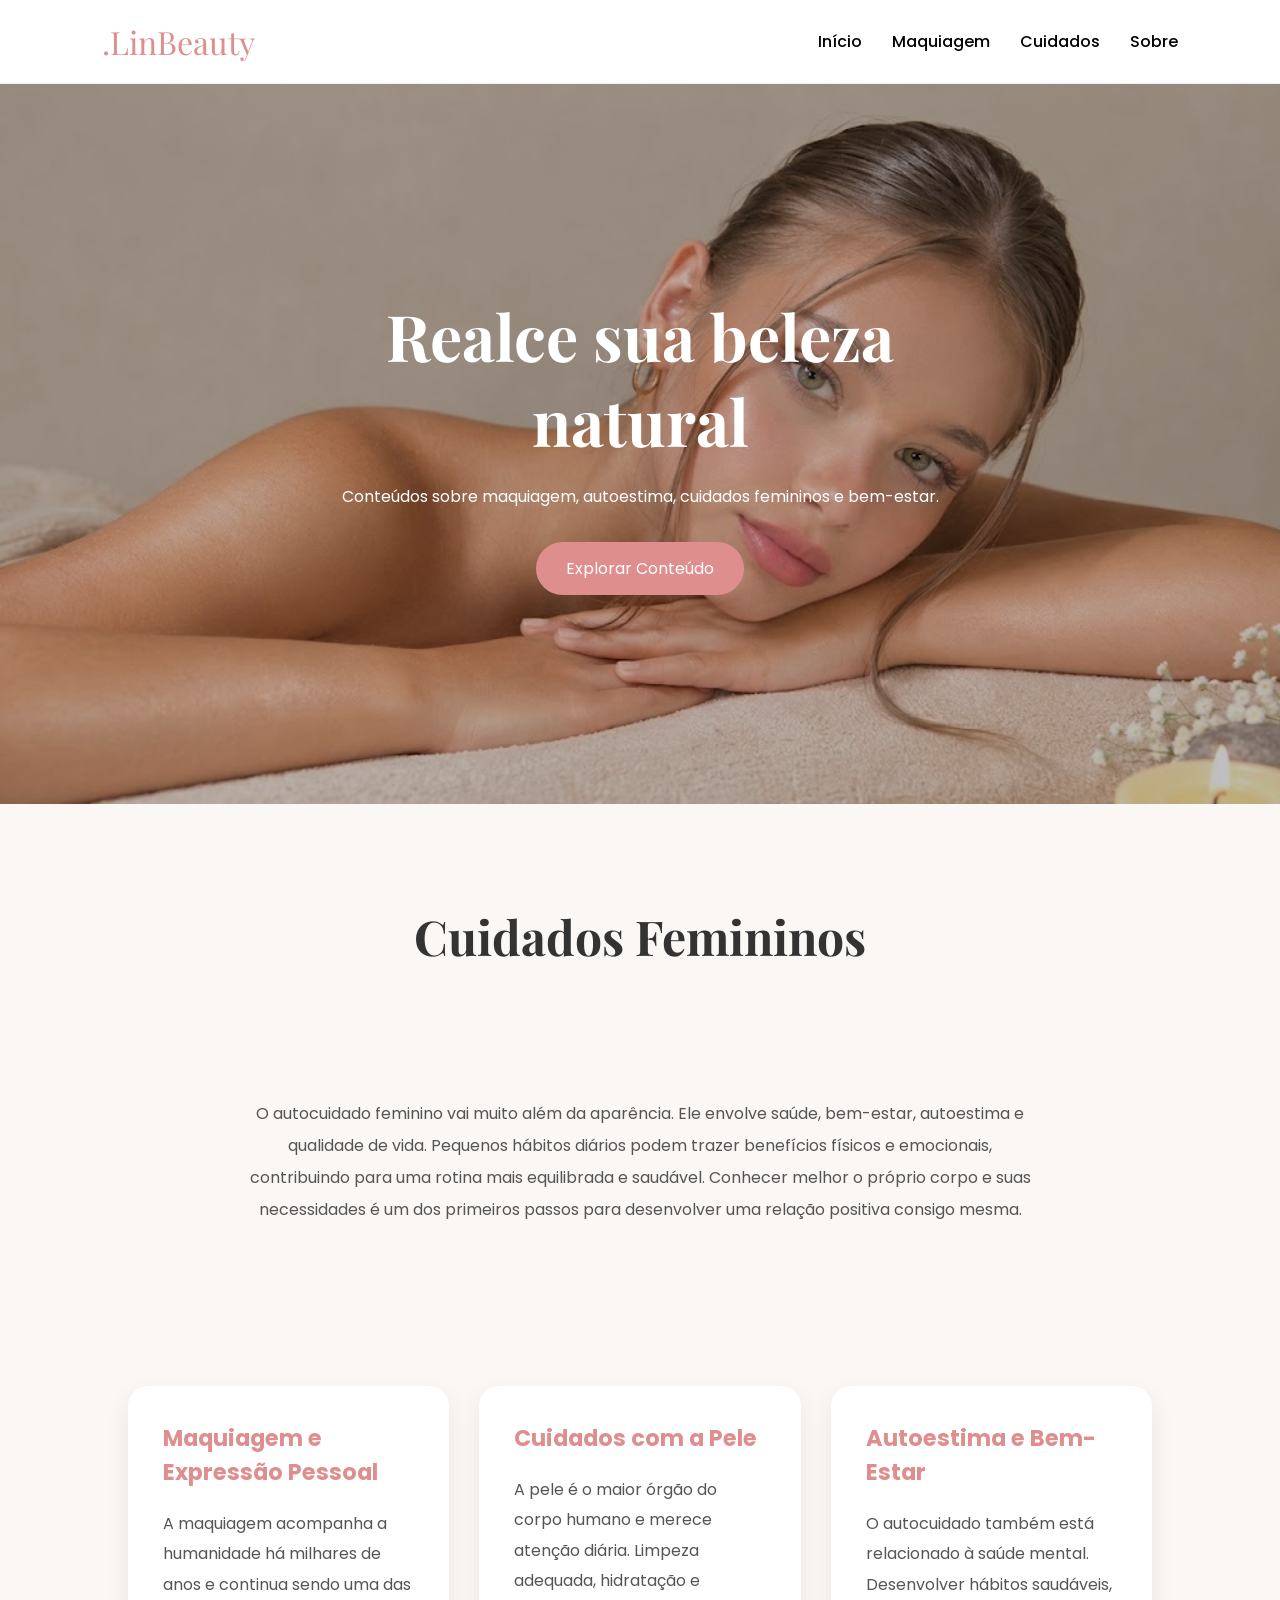
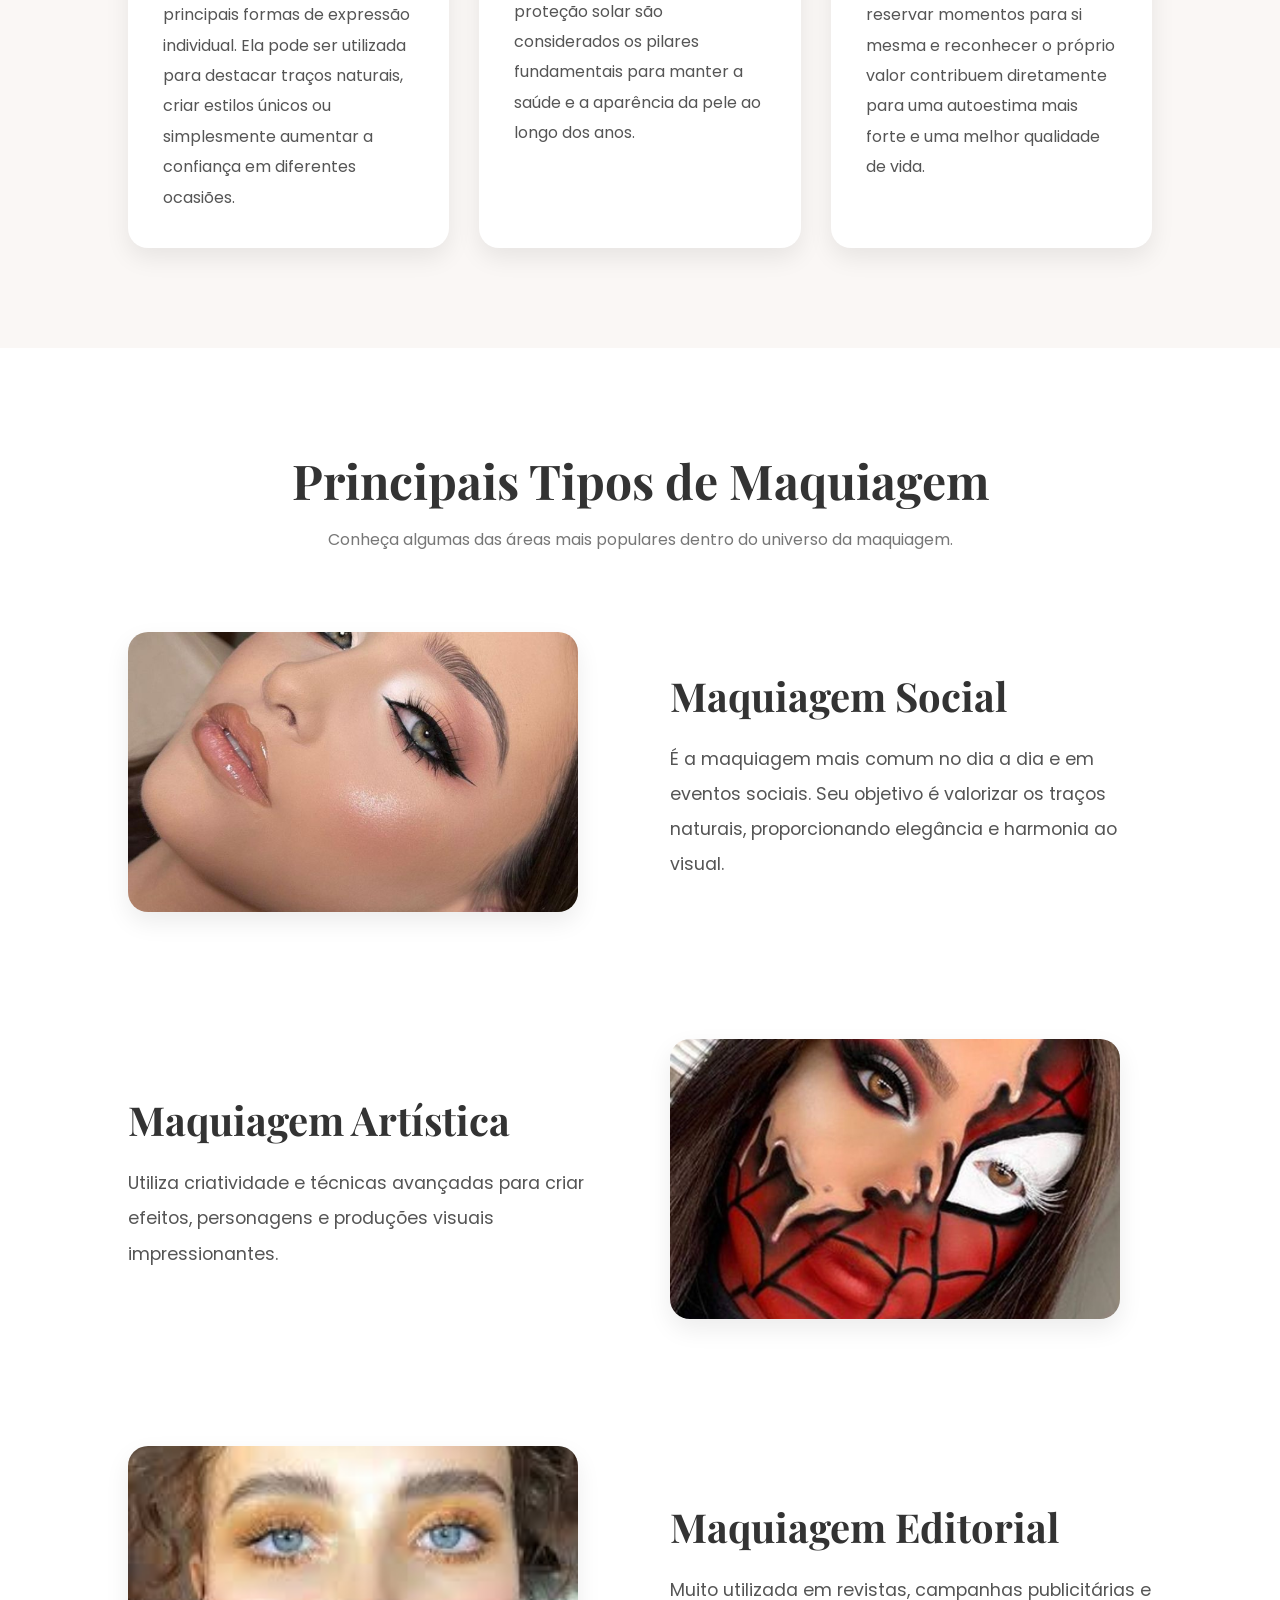
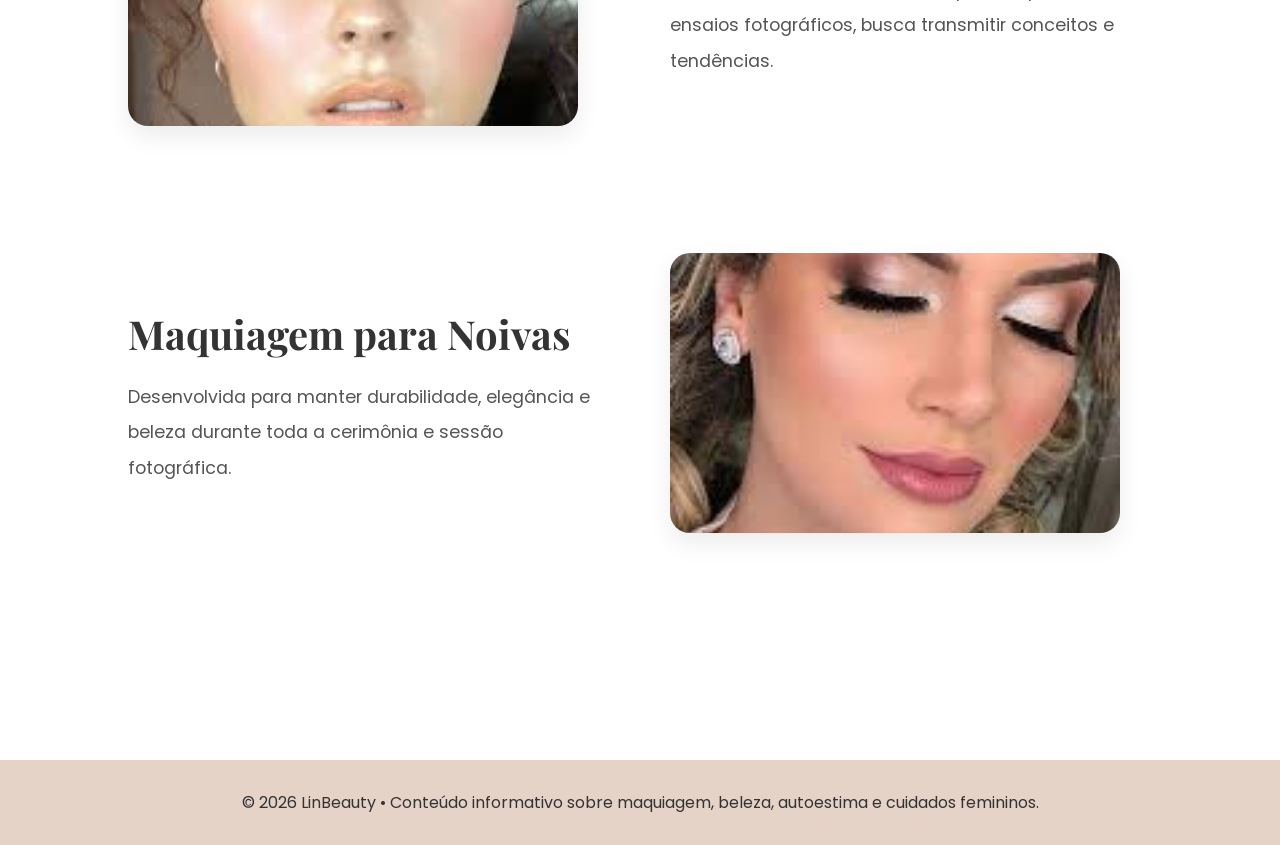
<file: index.html>
<!DOCTYPE html>
<html lang="pt-BR">

<head>

    <meta charset="UTF-8">
    <meta name="viewport" content="width=device-width, initial-scale=1.0">

    <title>LinBeauty | Beleza, Maquiagem e Cuidados Femininos</title>

    <link rel="stylesheet" href="indexcss.css">

    <link href="https://fonts.googleapis.com/css2?family=Playfair+Display:wght@500;700&family=Poppins:wght@300;400;500;600&display=swap" rel="stylesheet">

</head>

<body>

<header>

    <div class="logo">.LinBeauty</div>

    <nav>
        <a href="index.html">Início</a>
        <a href="#maquiagem">Maquiagem</a>
        <a href="#skincare">Cuidados</a>
        <a href="./html/sobre.html">Sobre</a>
    </nav>
</header>

<section class="banner-slider">

    <div class="slide active">

        <img src="./banners/banner1.jpeg" alt="Beleza Natural">

        <div class="slide-content">

            <h1>Realce sua beleza natural</h1>

            <p>
                Conteúdos sobre maquiagem, autoestima,
                cuidados femininos e bem-estar.
            </p>

            <a href="#maquiagem" class="btn">
                Explorar Conteúdo
            </a>

        </div>

    </div>

    <div class="slide">

        <img src="./banners/banner2.jpeg" alt="Skin Care">

        <div class="slide-content">

            <h1>Cuidados que transformam</h1>

            <p>
                Descubra hábitos que ajudam a manter
                sua pele saudável e radiante.
            </p>

            <a href="#skincare" class="btn">
                Ler Mais
            </a>

        </div>

    </div>

</section>

<section id="skincare" class="cuidados-femininos reveal">

    <h2>Cuidados Femininos</h2>

    <p class="introducao">
        O autocuidado feminino vai muito além da aparência. Ele envolve saúde,
        bem-estar, autoestima e qualidade de vida. Pequenos hábitos diários podem
        trazer benefícios físicos e emocionais, contribuindo para uma rotina mais
        equilibrada e saudável. Conhecer melhor o próprio corpo e suas necessidades
        é um dos primeiros passos para desenvolver uma relação positiva consigo mesma.
    </p>

    <div class="cards-cuidados">

        <div class="card-cuidado reveal">

            <h3>Maquiagem e Expressão Pessoal</h3>

            <p>
                A maquiagem acompanha a humanidade há milhares de anos e continua
                sendo uma das principais formas de expressão individual. Ela pode
                ser utilizada para destacar traços naturais, criar estilos únicos
                ou simplesmente aumentar a confiança em diferentes ocasiões.
            </p>

        </div>

        <div class="card-cuidado reveal">

            <h3>Cuidados com a Pele</h3>

            <p>
                A pele é o maior órgão do corpo humano e merece atenção diária.
                Limpeza adequada, hidratação e proteção solar são considerados
                os pilares fundamentais para manter a saúde e a aparência da pele
                ao longo dos anos.
            </p>

        </div>

        <div class="card-cuidado reveal">

            <h3>Autoestima e Bem-Estar</h3>

            <p>
                O autocuidado também está relacionado à saúde mental. Desenvolver
                hábitos saudáveis, reservar momentos para si mesma e reconhecer
                o próprio valor contribuem diretamente para uma autoestima mais
                forte e uma melhor qualidade de vida.
            </p>

        </div>

    </div>

</section>

<section id="maquiagem" class="tipos-maquiagem">

    <h2>Principais Tipos de Maquiagem</h2>

    <p class="subtitulo">
        Conheça algumas das áreas mais populares dentro do universo da maquiagem.
    </p>

    <div class="tipo reveal">

        <div class="tipo-imagem">
            <img src="./html/maksocial.jpg" alt="Maquiagem Social">
        </div>

        <div class="tipo-texto">

            <h3>Maquiagem Social</h3>

            <p>
                É a maquiagem mais comum no dia a dia e em eventos sociais.
                Seu objetivo é valorizar os traços naturais, proporcionando
                elegância e harmonia ao visual.
            </p>

        </div>

    </div>

    <div class="tipo reverso reveal">

        <div class="tipo-imagem">
            <img src="./html/makartistica.jpg" alt="Maquiagem Artística">
        </div>

        <div class="tipo-texto">

            <h3>Maquiagem Artística</h3>

            <p>
                Utiliza criatividade e técnicas avançadas para criar efeitos,
                personagens e produções visuais impressionantes.
            </p>

        </div>

    </div>

    <div class="tipo reveal">

        <div class="tipo-imagem">
            <img src="./html/makeditoral.jpg" alt="Maquiagem Editorial">
        </div>

        <div class="tipo-texto">

            <h3>Maquiagem Editorial</h3>

            <p>
                Muito utilizada em revistas, campanhas publicitárias e ensaios
                fotográficos, busca transmitir conceitos e tendências.
            </p>

        </div>

    </div>

    <div class="tipo reverso reveal">

        <div class="tipo-imagem">
            <img src="./html/noiva2.jpg" alt="Maquiagem para Noivas">
        </div>

        <div class="tipo-texto">

            <h3>Maquiagem para Noivas</h3>

            <p>
                Desenvolvida para manter durabilidade, elegância e beleza durante
                toda a cerimônia e sessão fotográfica.
            </p>

        </div>

    </div>

</section>


<footer>

    <p>
        © 2026 LinBeauty • Conteúdo informativo sobre maquiagem,
        beleza, autoestima e cuidados femininos.
    </p>

</footer>


<script>

const slides = document.querySelectorAll('.slide');

let current = 0;

function showSlide(index){

    slides.forEach(slide=>{
        slide.classList.remove('active');
    });

    slides[index].classList.add('active');
}

setInterval(()=>{

    current++;

    if(current >= slides.length){
        current = 0;
    }

    showSlide(current);

},5000);


/* VER MAIS */

const botoes = document.querySelectorAll('.btn-vermais');

botoes.forEach(botao=>{

    botao.addEventListener('click',()=>{

        const conteudo = botao.previousElementSibling;

        conteudo.classList.toggle('ativo');

        if(conteudo.classList.contains('ativo')){
            botao.textContent = "Ver menos";
        }
        else{
            botao.textContent = "Ver mais";
        }

    });

});

/* ANIMAÇÃO AO ROLAR */

const reveals = document.querySelectorAll('.reveal');

function revealElements(){

    reveals.forEach(element=>{

        const windowHeight = window.innerHeight;
        const elementTop = element.getBoundingClientRect().top;

        if(elementTop < windowHeight - 100){
            element.classList.add('active');
        }

    });

}

window.addEventListener('scroll', revealElements);

revealElements();

</script>

</body>
</html>
</file>
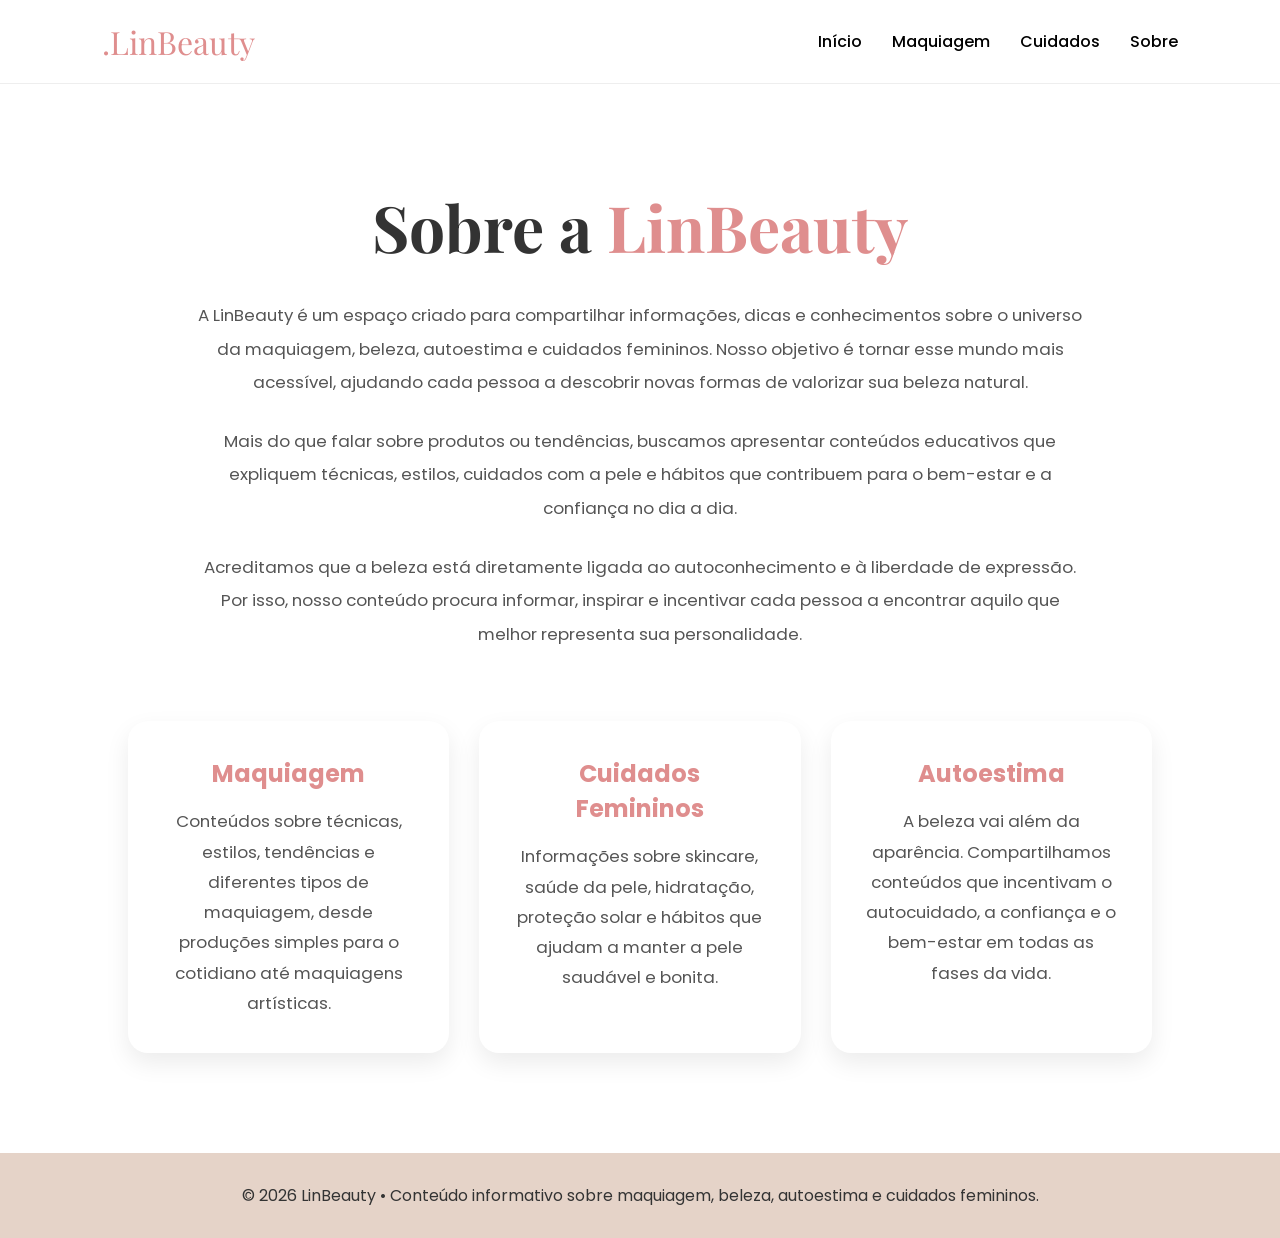
<file: sobre.html>
<!DOCTYPE html>
<html lang="pt-BR">

<head>

    <meta charset="UTF-8">
    <meta name="viewport" content="width=device-width, initial-scale=1.0">

    <title>Sobre | LinBeauty</title>

    <link rel="stylesheet" href="indexcss.css">

    <link href="https://fonts.googleapis.com/css2?family=Playfair+Display:wght@500;700&family=Poppins:wght@300;400;500;600&display=swap" rel="stylesheet">

    <style>

        .sobre{
            padding:100px 10%;
            text-align:center;
            background:#ffffff;
        }

        .sobre h1{
            font-family:'Playfair Display',serif;
            font-size:4rem;
            margin-bottom:30px;
            color:#333;
        }

        .sobre h1 span{
            color:#DF8E8E;
        }

        .sobre p{
            max-width:900px;
            margin:0 auto 25px;
            line-height:2;
            color:#555;
            font-size:1.05rem;
        }

        .cards{
            margin-top:70px;
            display:grid;
            grid-template-columns:repeat(auto-fit,minmax(280px,1fr));
            gap:30px;
        }

        .card{
            background:#fff;
            padding:35px;
            border-radius:20px;
            box-shadow:0 10px 25px rgba(0,0,0,.08);
            transition:.4s;
        }

        .card:hover{
            transform:translateY(-8px);
        }

        .card h3{
            color:#DF8E8E;
            margin-bottom:15px;
            font-size:1.5rem;
        }

        .card p{
            margin:0;
            line-height:1.8;
        }

        .reveal{
            opacity:0;
            transform:translateY(50px);
            transition:1s ease;
        }

        .reveal.active{
            opacity:1;
            transform:translateY(0);
        }

        @media(max-width:768px){

            .sobre{
                padding:70px 8%;
            }

            .sobre h1{
                font-size:2.5rem;
            }

            .cards{
                grid-template-columns:1fr;
            }

        }

    </style>

</head>

<body>

<header>

    <div class="logo">.LinBeauty</div>

    <nav>
        <a href="index.html">Início</a>
        <a href="index.html#maquiagem">Maquiagem</a>
        <a href="index.html#skincare">Cuidados</a>
        <a href="sobre.html">Sobre</a>
    </nav>

</header>

<section class="sobre reveal">

    <h1>Sobre a <span>LinBeauty</span></h1>

    <p>
        A LinBeauty é um espaço criado para compartilhar informações,
        dicas e conhecimentos sobre o universo da maquiagem, beleza,
        autoestima e cuidados femininos. Nosso objetivo é tornar esse
        mundo mais acessível, ajudando cada pessoa a descobrir novas
        formas de valorizar sua beleza natural.
    </p>

    <p>
        Mais do que falar sobre produtos ou tendências, buscamos
        apresentar conteúdos educativos que expliquem técnicas,
        estilos, cuidados com a pele e hábitos que contribuem para
        o bem-estar e a confiança no dia a dia.
    </p>

    <p>
        Acreditamos que a beleza está diretamente ligada ao
        autoconhecimento e à liberdade de expressão. Por isso,
        nosso conteúdo procura informar, inspirar e incentivar
        cada pessoa a encontrar aquilo que melhor representa sua
        personalidade.
    </p>

    <div class="cards">

        <div class="card reveal">

            <h3> Maquiagem</h3>

            <p>
                Conteúdos sobre técnicas, estilos, tendências e
                diferentes tipos de maquiagem, desde produções
                simples para o cotidiano até maquiagens artísticas.
            </p>

        </div>

        <div class="card reveal">

            <h3> Cuidados Femininos</h3>

            <p>
                Informações sobre skincare, saúde da pele,
                hidratação, proteção solar e hábitos que ajudam
                a manter a pele saudável e bonita.
            </p>

        </div>

        <div class="card reveal">

            <h3> Autoestima</h3>

            <p>
                A beleza vai além da aparência. Compartilhamos
                conteúdos que incentivam o autocuidado, a
                confiança e o bem-estar em todas as fases da vida.
            </p>

        </div>

    </div>

</section>

<footer>

    <p>
        © 2026 LinBeauty • Conteúdo informativo sobre maquiagem,
        beleza, autoestima e cuidados femininos.
    </p>

</footer>

<script>

const reveals = document.querySelectorAll('.reveal');

function revealElements(){

    reveals.forEach(element=>{

        const windowHeight = window.innerHeight;
        const elementTop = element.getBoundingClientRect().top;

        if(elementTop < windowHeight - 100){
            element.classList.add('active');
        }

    });

}

window.addEventListener('scroll', revealElements);

revealElements();

</script>

</body>
</html>
</file>
<file: indexcss.css>
*{
    margin:0;
    padding:0;
    box-sizing:border-box;
}

body{
    font-family:'Poppins',sans-serif;
    background:#FFFFFF;
    color:#333333;
}

header{
    display:flex;
    justify-content:space-between;
    align-items:center;
    padding:20px 8%;
    background:#FFFFFF;

    position:sticky;
    top:0;

    border-bottom:1px solid #eee;

    z-index:9999;
}

.logo{
    font-size:2rem;
    font-family:'Playfair Display',serif;
    color:#DF8E8E;
}

nav{
    display:flex;
    gap:30px;
}

nav a{
    text-decoration:none;
    color:#000000;
    font-weight:500;
    transition:.3s;
}

nav a:hover{
    color:#DF8E8E;
}

.hero{
    min-height:80vh;

    background:
        linear-gradient(
            rgba(0,0,0,0.25),
            rgba(0,0,0,0.25)
        ),
        url("../banners/banner1.jpeg");

    background-size: cover;
    background-position: center;
    background-repeat: no-repeat;

    display:flex;
    justify-content:center;
    align-items:center;
    text-align:center;

    padding:40px;
}

.hero-content{
    max-width:700px;
}

.hero h1{
    color: #ffe6e6;
    font-size:4rem;
    margin-bottom:20px;
    font-family:'Playfair Display',serif;
}

.hero p{
    margin-bottom:30px;
    line-height:1.8;
    color: #ffe8e8;
}

.btn{
    display:inline-block;
    text-decoration:none;
    background:#DF8E8E;
    color:white;
    padding:14px 30px;
    border-radius:30px;
}

.sobre{
    padding:80px 10%;
    text-align:center;
}

.sobre h2{
    margin-bottom:20px;
    font-family:'Playfair Display',serif;
}

.destaques,
.servicos-grid{
    padding:80px 10%;
    display:grid;
    grid-template-columns:repeat(auto-fit,minmax(250px,1fr));
    gap:25px;
}

.card{
    background:#FFFFFF;
    padding:30px;
    border-radius:15px;
    box-shadow:0 5px 20px rgba(0,0,0,.08);
    transition:.3s;
}

.card:hover{
    transform:translateY(-8px);
}

.page-title{
    padding:80px 10%;
    text-align:center;
    background:#E5D3C8;
}

.page-title h1{
    font-family:'Playfair Display',serif;
    font-size:3rem;
}

.galeria{
    padding:80px 10%;
    display:grid;
    grid-template-columns:repeat(auto-fit,minmax(300px,1fr));
    gap:20px;
}

.galeria img{
    width:100%;
    height:350px;
    object-fit:cover;
    border-radius:15px;
}

footer{
    text-align:center;
    padding:30px;
    background:#E5D3C8;
}

@media(max-width:768px){

    header{
        flex-direction:column;
        gap:15px;
    }

    .hero h1{
        font-size:2.5rem;
    }

    nav{
        flex-wrap:wrap;
        justify-content:center;
    }
}

.universo{
padding:100px 10%;
text-align:center;
}

.universo h2{
font-family:'Playfair Display',serif;
font-size:2.8rem;
margin-bottom:15px;
}

.subtitulo{
color:#777;
margin-bottom:50px;
}

.universo-grid{
display:grid;
grid-template-columns:repeat(auto-fit,minmax(250px,1fr));
gap:25px;
}

.galeria-preview{
padding:100px 10%;
text-align:center;
background:#faf7f5;
}

.galeria-preview h2{
font-family:'Playfair Display',serif;
font-size:2.8rem;
margin-bottom:15px;
}

.galeria-grid{
display:grid;
grid-template-columns:repeat(3,1fr);
gap:25px;
margin:50px 0;
}

.galeria-grid img{
width:100%;
height:350px;
object-fit:cover;
border-radius:20px;
transition:.4s;
box-shadow:0 10px 25px rgba(0,0,0,.08);
}

.galeria-grid img:hover{
transform:scale(1.03);
}

@media(max-width:768px){


.galeria-grid{
    grid-template-columns:1fr;
}

.galeria-grid img{
    height:280px;
}

}

.banner-slider{
    position:relative;
    height:80vh;
    overflow:hidden;
}

.slide{
    position:absolute;
    width:100%;
    height:100%;
    opacity:0;
    transition:opacity .8s ease;
}

.slide.active{
    opacity:1;
}

.slide img{
    width:100%;
    height:100%;
    object-fit:cover;
}

.slide::after{
    content:'';
    position:absolute;
    inset:0;
    background:rgba(0,0,0,.25);
}

.slide-content{
    position:absolute;
    top:50%;
    left:50%;
    transform:translate(-50%,-50%);
    text-align:center;
    color:white;
    z-index:2;
    width:90%;
    max-width:700px;
}

.slide-content h1{
    font-family:'Playfair Display',serif;
    font-size:4rem;
    margin-bottom:20px;
}

.slide-content p{
    margin-bottom:30px;
    line-height:1.8;
}

.prev,
.next{
    position:absolute;
    top:50%;
    transform:translateY(-50%);
    width:55px;
    height:55px;
    border:none;
    border-radius:50%;
    background:rgba(255,255,255,.25);
    color:white;
    font-size:2rem;
    cursor:pointer;
    z-index:10;
    transition:.3s;
}

.prev:hover,
.next:hover{
    background:rgba(255,255,255,.45);
}

.prev{
    left:20px;
}

.next{
    right:20px;
}

@media(max-width:768px){

    .banner-slider{
        height:60vh;
    }

    .slide-content h1{
        font-size:2.5rem;
    }

}

.experiencia{
    padding:100px 10%;
}

.bloco{
    display:flex;
    align-items:center;
    gap:60px;
    margin-bottom:120px;
}

.bloco.reverso{
    flex-direction:row-reverse;
}

.texto{
    flex:1;
}

.texto h2{
    font-family:'Playfair Display',serif;
    font-size:3rem;
    margin-bottom:25px;
    color:#333;
}

.texto p{
    line-height:2;
    color:#555;
    font-size:1.1rem;
}

.imagem{
    flex:1;
}

.imagem img{
    width:100%;
    height:500px;
    object-fit:cover;
    border-radius:25px;
    box-shadow:0 15px 40px rgba(0,0,0,.12);
}

@media(max-width:768px){

    .bloco,
    .bloco.reverso{
        flex-direction:column;
    }

    .texto h2{
        font-size:2.2rem;
        text-align:center;
    }

    .texto{
        text-align:center;
    }

    .imagem img{
        height:350px;
    }
}

/* INTRODUÇÃO */

.introducao{
    padding:100px 10%;
    text-align:center;
    max-width:1000px;
    margin:auto;
}

.introducao h2{
    font-family:'Playfair Display',serif;
    font-size:3rem;
    margin-bottom:25px;
    color:#333;
}

.introducao p{
    line-height:2;
    color:#666;
    font-size:1.1rem;
}


/* ARTIGOS */

.artigo{
    max-width:1000px;
    margin:40px auto;
    padding:40px;
    background:#fff;
    border-radius:20px;
    box-shadow:0 8px 25px rgba(0,0,0,.08);
}

.artigo h2{
    font-family:'Playfair Display',serif;
    margin-bottom:20px;
    color:#333;
}

.artigo p{
    line-height:2;
    color:#555;
}

.conteudo-extra{
    max-height:0;
    overflow:hidden;
    transition:.5s;
}

.conteudo-extra.ativo{
    max-height:1000px;
    margin-top:20px;
}

.btn-vermais{
    margin-top:25px;
    border:none;
    background:#DF8E8E;
    color:white;
    padding:12px 25px;
    border-radius:30px;
    cursor:pointer;
    transition:.3s;
}

.btn-vermais:hover{
    opacity:.9;
}


/* GALERIA */

.galeria-preview{
    padding:100px 10%;
    text-align:center;
    background:#faf7f5;
}

.galeria-preview h2{
    font-family:'Playfair Display',serif;
    font-size:2.8rem;
    margin-bottom:15px;
}

.galeria-grid{
    display:grid;
    grid-template-columns:repeat(3,1fr);
    gap:25px;
    margin-top:50px;
}

.galeria-grid img{
    width:100%;
    height:350px;
    object-fit:cover;
    border-radius:20px;
    transition:.4s;
    box-shadow:0 10px 25px rgba(0,0,0,.08);
}

.galeria-grid img:hover{
    transform:scale(1.03);
}

.conteudo-informativo{
    padding:100px 10%;
}

.info-bloco{
    display:flex;
    align-items:center;
    gap:60px;
    margin-bottom:120px;
}

.info-bloco.reverso{
    flex-direction:row-reverse;
}

.info-imagem{
    flex:1;
}

.info-imagem img{
    width:100%;
    height:500px;
    object-fit:cover;
    border-radius:25px;
    box-shadow:0 15px 40px rgba(0,0,0,.12);
}

.info-texto{
    flex:1;
}

.info-texto h2{
    font-family:'Playfair Display',serif;
    font-size:2.8rem;
    margin-bottom:20px;
}

.info-texto p{
    line-height:2;
    color:#555;
}

@media(max-width:768px){

    .info-bloco,
    .info-bloco.reverso{
        flex-direction:column;
    }

    .info-texto{
        text-align:center;
    }

    .info-imagem img{
        height:350px;
    }

}

.mundo-maquiagem{
    max-width:1000px;
    margin:100px auto;
    padding:60px;
    background:#faf7f5;
    border-radius:25px;
    text-align:center;
}

.mundo-maquiagem h2{
    font-family:'Playfair Display',serif;
    font-size:3rem;
    margin-bottom:30px;
    color:#333;
}

.mundo-maquiagem p{
    line-height:2;
    color:#555;
    margin-bottom:20px;
}

html{
    scroll-behavior:smooth;
}

.reveal{
    opacity:0;
    transform:translateY(60px);
    transition:all 1s ease;
}

.reveal.active{
    opacity:1;
    transform:translateY(0);
}

.tipos-maquiagem{
    padding:100px 10%;
}

.tipos-maquiagem h2{
    font-family:'Playfair Display',serif;
    font-size:3rem;
    text-align:center;
    margin-bottom:15px;
}

.tipos-maquiagem .subtitulo{
    text-align:center;
    color:#777;
    margin-bottom:80px;
}

.tipo{
    display:flex;
    align-items:center;
    gap:60px;
    margin-bottom:120px;
}

.tipo.reverso{
    flex-direction:row-reverse;
}

.tipo-imagem{
    flex:1;
}

.tipo-imagem img{
    width:100%;
    max-width:450px;
    height:280px;
    object-fit:cover;
    border-radius:20px;
    box-shadow:0 10px 25px rgba(0,0,0,.08);
}

.tipo-texto{
    flex:1;
}

.tipo-texto h3{
    font-family:'Playfair Display',serif;
    font-size:2.5rem;
    margin-bottom:20px;
}

.tipo-texto p{
    font-size:1.1rem;
    line-height:2;
    color:#555;
}

.cuidados-femininos{
    padding:100px 10%;
    background:#faf7f5;
}

.cuidados-femininos h2{
    text-align:center;
    font-size:3rem;
    margin-bottom:30px;
    font-family:'Playfair Display',serif;
}

.introducao{
    max-width:1000px;
    margin:0 auto 60px;
    text-align:center;
    line-height:2;
    color:#555;
}

.cards-cuidados{
    display:grid;
    grid-template-columns:repeat(auto-fit,minmax(300px,1fr));
    gap:30px;
}

.card-cuidado{
    background:#fff;
    padding:35px;
    border-radius:20px;
    box-shadow:0 10px 25px rgba(0,0,0,.08);
    transition:.3s;
}

.card-cuidado:hover{
    transform:translateY(-8px);
}

.card-cuidado h3{
    margin-bottom:20px;
    color:#DF8E8E;
    font-size:1.4rem;
}

.card-cuidado p{
    line-height:1.9;
    color:#555;
}

@media(max-width:768px){

    .cuidados-femininos h2{
        font-size:2.2rem;
    }

    .introducao{
        text-align:left;
    }

}

.logo{
    position:relative;
    z-index:10000;
}
</file>
